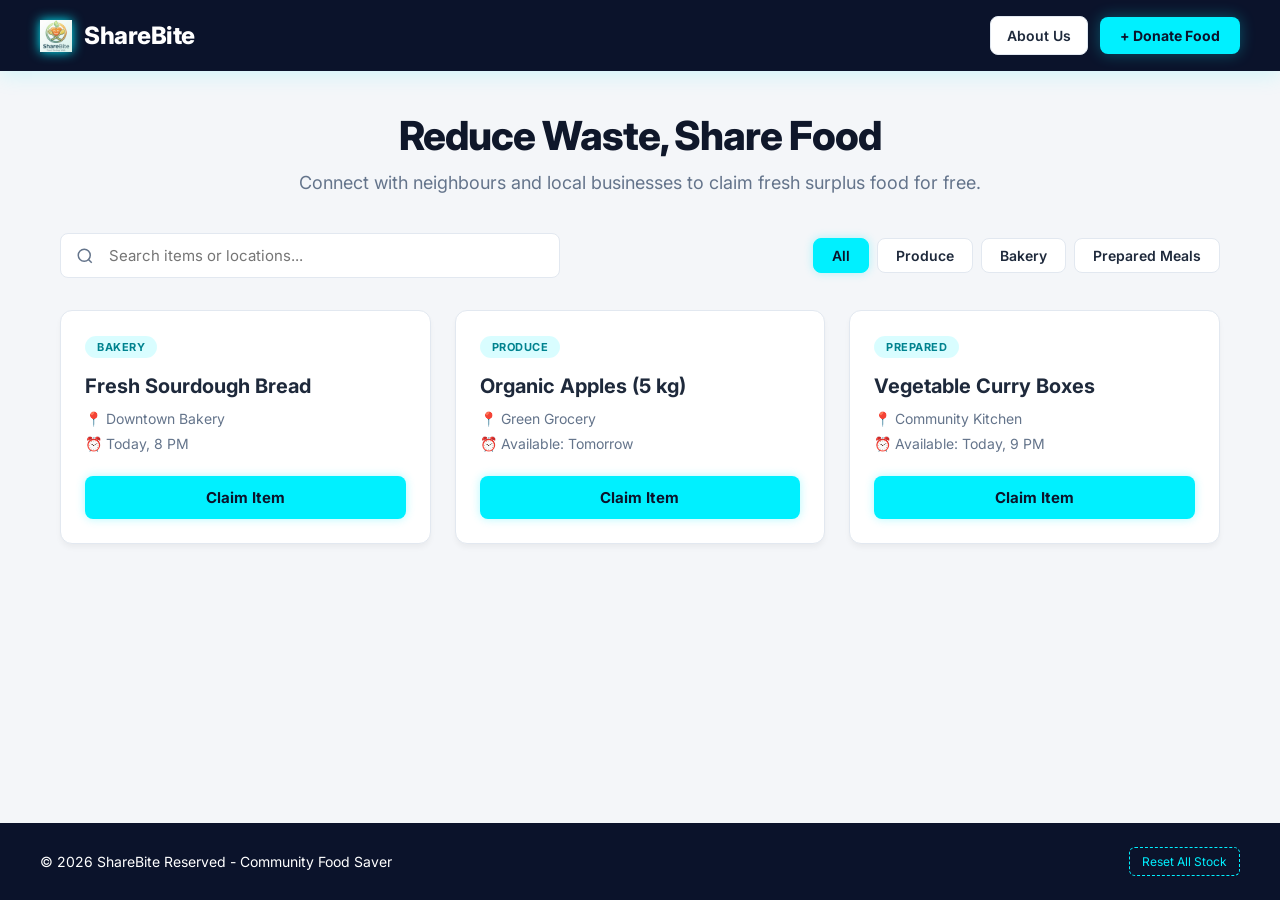
<file: PRACTICE/index.html>
<!DOCTYPE html>
<html lang="en">
<head>
    <meta charset="UTF-8">
    <meta name="viewport" content="width=device-width, initial-scale=1.0">
    <title>ShareBite - Community Food Saver</title>
    <!-- Favicon using image.png -->
    <link rel="icon" type="image/png" href="image.png">
    <link rel="stylesheet" href="style.css">
    <!-- Google Fonts for exact typography -->
    <link href="https://fonts.googleapis.com/css2?family=Inter:wght@400;500;600;700;800&display=swap" rel="stylesheet">
</head>
<body>

    <!-- Header -->
    <header class="site-header">
        <div class="header-content">
            <a href="index1.html" class="logo-area" style="text-decoration: none; cursor: pointer;" title="View About & Mission">
                <img src="image.png" alt="ShareBite Croissant Logo" class="logo-icon">
                <span class="logo-text">ShareBite</span>
            </a>
            <div style="display: flex; gap: 12px; align-items: center;">
                <a href="index1.html" class="filter-chip" style="text-decoration: none; display: inline-block; padding: 10px 16px;">About Us</a>
                <button class="donate-btn" id="openDonateModal">+ Donate Food</button>
            </div>
        </div>
    </header>

    <!-- Main Content -->
    <main class="main-content">
        <section class="hero-section">
            <h1>Reduce Waste, Share Food</h1>
            <p>Connect with neighbours and local businesses to claim fresh surplus food for free.</p>
        </section>

        <!-- Search and Filter Bar -->
        <div class="filter-bar">
            <div class="search-wrapper">
                <svg class="search-icon" width="18" height="18" viewBox="0 0 24 24" fill="none" stroke="currentColor" stroke-width="2"><circle cx="11" cy="11" r="8"></circle><line x1="21" y1="21" x2="16.65" y2="16.65"></line></svg>
                <input type="text" id="searchInput" placeholder="Search items or locations...">
            </div>
            <div class="category-filters">
                <button class="filter-chip active" data-category="all">All</button>
                <button class="filter-chip" data-category="produce">Produce</button>
                <button class="filter-chip" data-category="bakery">Bakery</button>
                <button class="filter-chip" data-category="prepared">Prepared Meals</button>
            </div>
        </div>

        <!-- Items Grid -->
        <div class="items-grid" id="itemsGrid">
            <!-- Dynamic items will be injected here by app.js -->
        </div>
    </main>

    <!-- Footer -->
    <footer class="site-footer">
        <div class="footer-content">
            <p>&copy; 2026 ShareBite Reserved - Community Food Saver </p>
            <button id="resetStockBtn" class="reset-stock-btn">Reset All Stock</button>
        </div>
    </footer>

    <!-- Donate Food Modal -->
    <div class="modal-overlay" id="donateModal">
        <div class="modal">
            <h2>Donate Surplus Food</h2>
            <form id="donateForm">
                <div class="form-group">
                    <label>Item Name</label>
                    <input type="text" id="itemName" required placeholder="e.g. Fresh Croissants">
                </div>
                <div class="form-group">
                    <label>Category</label>
                    <select id="itemCategory" required>
                        <option value="bakery">Bakery</option>
                        <option value="produce">Produce</option>
                        <option value="prepared">Prepared Meals</option>
                    </select>
                </div>
                <div class="form-group">
                    <label>Location / Business</label>
                    <input type="text" id="itemLocation" required placeholder="e.g. Downtown Bakery">
                </div>
                <div class="form-group">
                    <label>Available Time</label>
                    <input type="text" id="itemTime" required placeholder="e.g. Today, 8 PM">
                </div>
                <div class="modal-actions">
                    <button type="button" class="cancel-btn" id="closeDonateModal">Cancel</button>
                    <button type="submit" class="submit-btn">List Item</button>
                </div>
            </form>
        </div>
    </div>

    <script src="app.js"></script>
</body>
</html>
</file>
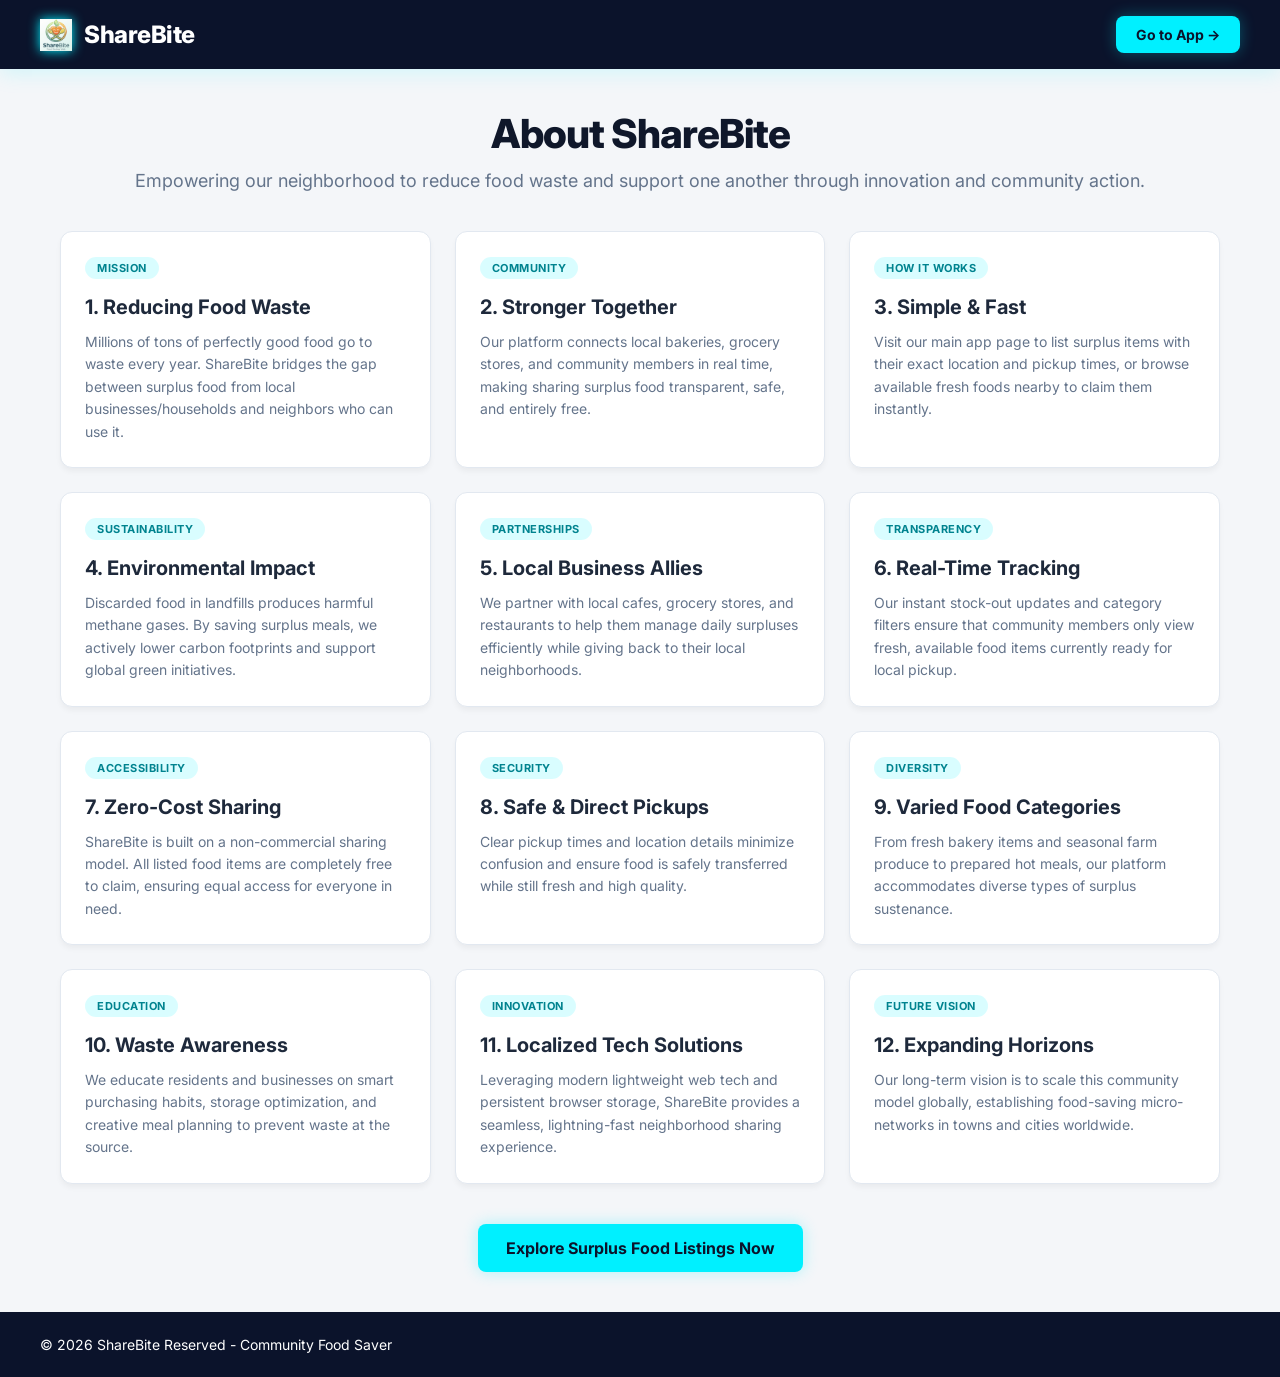
<file: PRACTICE/index1.html>
<!DOCTYPE html>
<html lang="en">
<head>
    <meta charset="UTF-8">
    <meta name="viewport" content="width=device-width, initial-scale=1.0">
    <title>About ShareBite - Community Food Saver</title>
    <!-- Favicon using image.png -->
    <link rel="icon" type="image/png" href="image.png">
    <link rel="stylesheet" href="style.css">
    <!-- Google Fonts for exact typography -->
    <link href="https://fonts.googleapis.com/css2?family=Inter:wght@400;500;600;700;800&display=swap" rel="stylesheet">
</head>
<body>

    <!-- Header -->
    <header class="site-header">
        <div class="header-content">
            <div class="logo-area">
                <img src="image.png" alt="ShareBite Croissant Logo" class="logo-icon">
                <span class="logo-text">ShareBite</span>
            </div>
            <a href="index.html" class="donate-btn" style="text-decoration: none; display: inline-block;">Go to App &rarr;</a>
        </div>
    </header>

    <!-- Main Content -->
    <main class="main-content">
        <section class="hero-section">
            <h1>About ShareBite</h1>
            <p>Empowering our neighborhood to reduce food waste and support one another through innovation and community action.</p>
        </section>

        <!-- Information Sections (12 Parts) -->
        <div class="items-grid" style="grid-template-columns: repeat(auto-fit, minmax(300px, 1fr)); margin-bottom: 40px;">
            
            <!-- Part 1 -->
            <div class="item-card">
                <div>
                    <span class="badge">MISSION</span>
                    <h3 class="item-title">1. Reducing Food Waste</h3>
                    <p style="color: var(--text-muted); font-size: 14px; line-height: 1.6;">
                        Millions of tons of perfectly good food go to waste every year. ShareBite bridges the gap between surplus food from local businesses/households and neighbors who can use it.
                    </p>
                </div>
            </div>

            <!-- Part 2 -->
            <div class="item-card">
                <div>
                    <span class="badge">COMMUNITY</span>
                    <h3 class="item-title">2. Stronger Together</h3>
                    <p style="color: var(--text-muted); font-size: 14px; line-height: 1.6;">
                        Our platform connects local bakeries, grocery stores, and community members in real time, making sharing surplus food transparent, safe, and entirely free.
                    </p>
                </div>
            </div>

            <!-- Part 3 -->
            <div class="item-card">
                <div>
                    <span class="badge">HOW IT WORKS</span>
                    <h3 class="item-title">3. Simple & Fast</h3>
                    <p style="color: var(--text-muted); font-size: 14px; line-height: 1.6;">
                        Visit our main app page to list surplus items with their exact location and pickup times, or browse available fresh foods nearby to claim them instantly.
                    </p>
                </div>
            </div>

            <!-- Part 4 -->
            <div class="item-card">
                <div>
                    <span class="badge">SUSTAINABILITY</span>
                    <h3 class="item-title">4. Environmental Impact</h3>
                    <p style="color: var(--text-muted); font-size: 14px; line-height: 1.6;">
                        Discarded food in landfills produces harmful methane gases. By saving surplus meals, we actively lower carbon footprints and support global green initiatives.
                    </p>
                </div>
            </div>

            <!-- Part 5 -->
            <div class="item-card">
                <div>
                    <span class="badge">PARTNERSHIPS</span>
                    <h3 class="item-title">5. Local Business Allies</h3>
                    <p style="color: var(--text-muted); font-size: 14px; line-height: 1.6;">
                        We partner with local cafes, grocery stores, and restaurants to help them manage daily surpluses efficiently while giving back to their local neighborhoods.
                    </p>
                </div>
            </div>

            <!-- Part 6 -->
            <div class="item-card">
                <div>
                    <span class="badge">TRANSPARENCY</span>
                    <h3 class="item-title">6. Real-Time Tracking</h3>
                    <p style="color: var(--text-muted); font-size: 14px; line-height: 1.6;">
                        Our instant stock-out updates and category filters ensure that community members only view fresh, available food items currently ready for local pickup.
                    </p>
                </div>
            </div>

            <!-- Part 7 -->
            <div class="item-card">
                <div>
                    <span class="badge">ACCESSIBILITY</span>
                    <h3 class="item-title">7. Zero-Cost Sharing</h3>
                    <p style="color: var(--text-muted); font-size: 14px; line-height: 1.6;">
                        ShareBite is built on a non-commercial sharing model. All listed food items are completely free to claim, ensuring equal access for everyone in need.
                    </p>
                </div>
            </div>

            <!-- Part 8 -->
            <div class="item-card">
                <div>
                    <span class="badge">SECURITY</span>
                    <h3 class="item-title">8. Safe & Direct Pickups</h3>
                    <p style="color: var(--text-muted); font-size: 14px; line-height: 1.6;">
                        Clear pickup times and location details minimize confusion and ensure food is safely transferred while still fresh and high quality.
                    </p>
                </div>
            </div>

            <!-- Part 9 -->
            <div class="item-card">
                <div>
                    <span class="badge">DIVERSITY</span>
                    <h3 class="item-title">9. Varied Food Categories</h3>
                    <p style="color: var(--text-muted); font-size: 14px; line-height: 1.6;">
                        From fresh bakery items and seasonal farm produce to prepared hot meals, our platform accommodates diverse types of surplus sustenance.
                    </p>
                </div>
            </div>

            <!-- Part 10 -->
            <div class="item-card">
                <div>
                    <span class="badge">EDUCATION</span>
                    <h3 class="item-title">10. Waste Awareness</h3>
                    <p style="color: var(--text-muted); font-size: 14px; line-height: 1.6;">
                        We educate residents and businesses on smart purchasing habits, storage optimization, and creative meal planning to prevent waste at the source.
                    </p>
                </div>
            </div>

            <!-- Part 11 -->
            <div class="item-card">
                <div>
                    <span class="badge">INNOVATION</span>
                    <h3 class="item-title">11. Localized Tech Solutions</h3>
                    <p style="color: var(--text-muted); font-size: 14px; line-height: 1.6;">
                        Leveraging modern lightweight web tech and persistent browser storage, ShareBite provides a seamless, lightning-fast neighborhood sharing experience.
                    </p>
                </div>
            </div>

            <!-- Part 12 -->
            <div class="item-card">
                <div>
                    <span class="badge">FUTURE VISION</span>
                    <h3 class="item-title">12. Expanding Horizons</h3>
                    <p style="color: var(--text-muted); font-size: 14px; line-height: 1.6;">
                        Our long-term vision is to scale this community model globally, establishing food-saving micro-networks in towns and cities worldwide.
                    </p>
                </div>
            </div>

        </div>

        <div style="text-align: center; margin-top: 20px;">
            <a href="index.html" class="donate-btn" style="display: inline-block; padding: 14px 28px; text-decoration: none; font-size: 16px;">Explore Surplus Food Listings Now</a>
        </div>
    </main>

    <!-- Footer -->
    <footer class="site-footer">
        <div class="footer-content">
            <p>&copy; 2026 ShareBite Reserved - Community Food Saver </p>
        </div>
    </footer>

</body>
</html>
</file>
<file: PRACTICE/style.css>
:root {
    /* Neon Blue Theme */
    --primary: #00f0ff;
    --primary-dark: #00bcd4;
    --primary-glow: rgba(0, 240, 255, 0.3);
    --bg-header: #0b132b;
    --bg-footer: #0b132b;
    --bg-body: #f4f6f9;
    --text-dark: #1e293b;
    --text-muted: #64748b;
    --white: #ffffff;
    --card-bg: #ffffff;
    --border-color: #e2e8f0;
}

* {
    box-sizing: border-box;
    margin: 0;
    padding: 0;
    font-family: 'Inter', sans-serif;
}

body {
    background-color: var(--bg-body);
    color: var(--text-dark);
    display: flex;
    flex-direction: column;
    min-height: 100vh;
}

/* Header */
.site-header {
    background-color: var(--bg-header);
    padding: 16px 32px;
    box-shadow: 0 4px 20px rgba(0, 240, 255, 0.15);
}

.header-content {
    max-width: 1200px;
    margin: 0 auto;
    display: flex;
    justify-content: space-between;
    align-items: center;
}

.logo-area {
    display: flex;
    align-items: center;
    gap: 12px;
}

.logo-icon {
    width: 32px;
    height: 32px;
    object-fit: contain;
    filter: drop-shadow(0 0 6px var(--primary));
}

.logo-text {
    color: var(--white);
    font-size: 24px;
    font-weight: 800;
    letter-spacing: -0.5px;
}

.donate-btn {
    background-color: var(--primary);
    color: #0b132b;
    border: none;
    padding: 10px 20px;
    border-radius: 8px;
    font-weight: 700;
    font-size: 14px;
    cursor: pointer;
    box-shadow: 0 0 15px var(--primary-glow);
    transition: all 0.2s ease;
}

.donate-btn:hover {
    background-color: #33f3ff;
    transform: translateY(-1px);
    box-shadow: 0 0 20px var(--primary);
}

/* Main Content */
.main-content {
    flex: 1;
    max-width: 1200px;
    width: 100%;
    margin: 0 auto;
    padding: 40px 20px;
}

.hero-section {
    text-align: center;
    margin-bottom: 40px;
}

.hero-section h1 {
    font-size: 40px;
    font-weight: 800;
    color: #0f172a;
    margin-bottom: 12px;
    letter-spacing: -1px;
}

.hero-section p {
    font-size: 18px;
    color: var(--text-muted);
}

/* Filter Bar */
.filter-bar {
    display: flex;
    justify-content: space-between;
    align-items: center;
    margin-bottom: 32px;
    gap: 16px;
    flex-wrap: wrap;
}

.search-wrapper {
    position: relative;
    flex: 1;
    min-width: 280px;
    max-width: 500px;
}

.search-icon {
    position: absolute;
    left: 16px;
    top: 50%;
    transform: translateY(-50%);
    color: var(--text-muted);
}

.search-wrapper input {
    width: 100%;
    padding: 12px 16px 12px 48px;
    border-radius: 8px;
    border: 1px solid var(--border-color);
    background-color: var(--white);
    font-size: 15px;
    outline: none;
    transition: all 0.2s;
}

.search-wrapper input:focus {
    border-color: var(--primary);
    box-shadow: 0 0 0 3px var(--primary-glow);
}

.category-filters {
    display: flex;
    gap: 8px;
    flex-wrap: wrap;
}

.filter-chip {
    background-color: var(--white);
    border: 1px solid var(--border-color);
    padding: 8px 18px;
    border-radius: 8px;
    font-size: 14px;
    font-weight: 600;
    color: var(--text-dark);
    cursor: pointer;
    transition: all 0.2s;
}

.filter-chip:hover {
    border-color: var(--primary);
}

.filter-chip.active {
    background-color: var(--primary);
    border-color: var(--primary);
    color: #0b132b;
    box-shadow: 0 0 10px var(--primary-glow);
}

/* Items Grid */
.items-grid {
    display: grid;
    grid-template-columns: repeat(auto-fill, minmax(340px, 1fr));
    gap: 24px;
}

.item-card {
    background-color: var(--card-bg);
    border-radius: 12px;
    padding: 24px;
    border: 1px solid var(--border-color);
    box-shadow: 0 4px 6px -1px rgba(0,0,0,0.05);
    display: flex;
    flex-direction: column;
    justify-content: space-between;
    transition: transform 0.2s, box-shadow 0.2s;
}

.item-card:hover {
    transform: translateY(-2px);
    box-shadow: 0 10px 15px -3px rgba(0, 240, 255, 0.1);
}

.badge {
    display: inline-block;
    padding: 4px 12px;
    border-radius: 20px;
    font-size: 11px;
    font-weight: 700;
    text-transform: uppercase;
    letter-spacing: 0.5px;
    width: fit-content;
    margin-bottom: 16px;
    background-color: rgba(0, 240, 255, 0.15);
    color: #00838f;
}

.item-title {
    font-size: 20px;
    font-weight: 700;
    color: var(--text-dark);
    margin-bottom: 12px;
}

.item-details {
    display: flex;
    flex-direction: column;
    gap: 8px;
    margin-bottom: 24px;
    color: var(--text-muted);
    font-size: 14px;
}

.claim-btn {
    width: 100%;
    background-color: var(--primary);
    color: #0b132b;
    border: none;
    padding: 12px;
    border-radius: 8px;
    font-weight: 700;
    font-size: 15px;
    cursor: pointer;
    transition: all 0.2s;
    box-shadow: 0 0 10px var(--primary-glow);
}

.claim-btn:hover:not(:disabled) {
    background-color: #33f3ff;
    box-shadow: 0 0 15px var(--primary);
}

.claim-btn:disabled {
    background-color: #e2e8f0;
    color: #94a3b8;
    cursor: not-allowed;
    box-shadow: none;
}

/* Footer */
.site-footer {
    background-color: var(--bg-footer);
    color: var(--white);
    padding: 24px;
    font-size: 14px;
}

.footer-content {
    max-width: 1200px;
    margin: 0 auto;
    display: flex;
    justify-content: space-between;
    align-items: center;
    flex-wrap: wrap;
    gap: 16px;
}

.reset-stock-btn {
    background: transparent;
    color: var(--primary);
    border: 1px dashed var(--primary);
    padding: 6px 12px;
    border-radius: 6px;
    font-size: 12px;
    cursor: pointer;
    transition: all 0.2s;
}

.reset-stock-btn:hover {
    background: rgba(0, 240, 255, 0.1);
}

/* Modal */
.modal-overlay {
    position: fixed;
    top: 0;
    left: 0;
    width: 100%;
    height: 100%;
    background: rgba(11, 19, 43, 0.7);
    backdrop-filter: blur(4px);
    display: flex;
    justify-content: center;
    align-items: center;
    opacity: 0;
    pointer-events: none;
    transition: opacity 0.2s;
    z-index: 1000;
}

.modal-overlay.active {
    opacity: 1;
    pointer-events: auto;
}

.modal {
    background: var(--white);
    padding: 32px;
    border-radius: 16px;
    width: 100%;
    max-width: 440px;
    box-shadow: 0 20px 25px -5px rgba(0,0,0,0.2);
}

.modal h2 {
    font-size: 22px;
    margin-bottom: 20px;
    color: var(--text-dark);
}

.form-group {
    margin-bottom: 16px;
}

.form-group label {
    display: block;
    font-size: 13px;
    font-weight: 600;
    margin-bottom: 6px;
    color: var(--text-dark);
}

.form-group input, .form-group select {
    width: 100%;
    padding: 10px 14px;
    border-radius: 8px;
    border: 1px solid var(--border-color);
    font-size: 14px;
    outline: none;
}

.form-group input:focus, .form-group select:focus {
    border-color: var(--primary);
    box-shadow: 0 0 0 3px var(--primary-glow);
}

.modal-actions {
    display: flex;
    gap: 12px;
    margin-top: 24px;
}

.cancel-btn, .submit-btn {
    flex: 1;
    padding: 10px;
    border-radius: 8px;
    font-weight: 600;
    font-size: 14px;
    cursor: pointer;
}

.cancel-btn {
    background: var(--bg-body);
    border: 1px solid var(--border-color);
    color: var(--text-muted);
}

.submit-btn {
    background: var(--primary);
    border: none;
    color: #0b132b;
    box-shadow: 0 0 10px var(--primary-glow);
}
</file>
